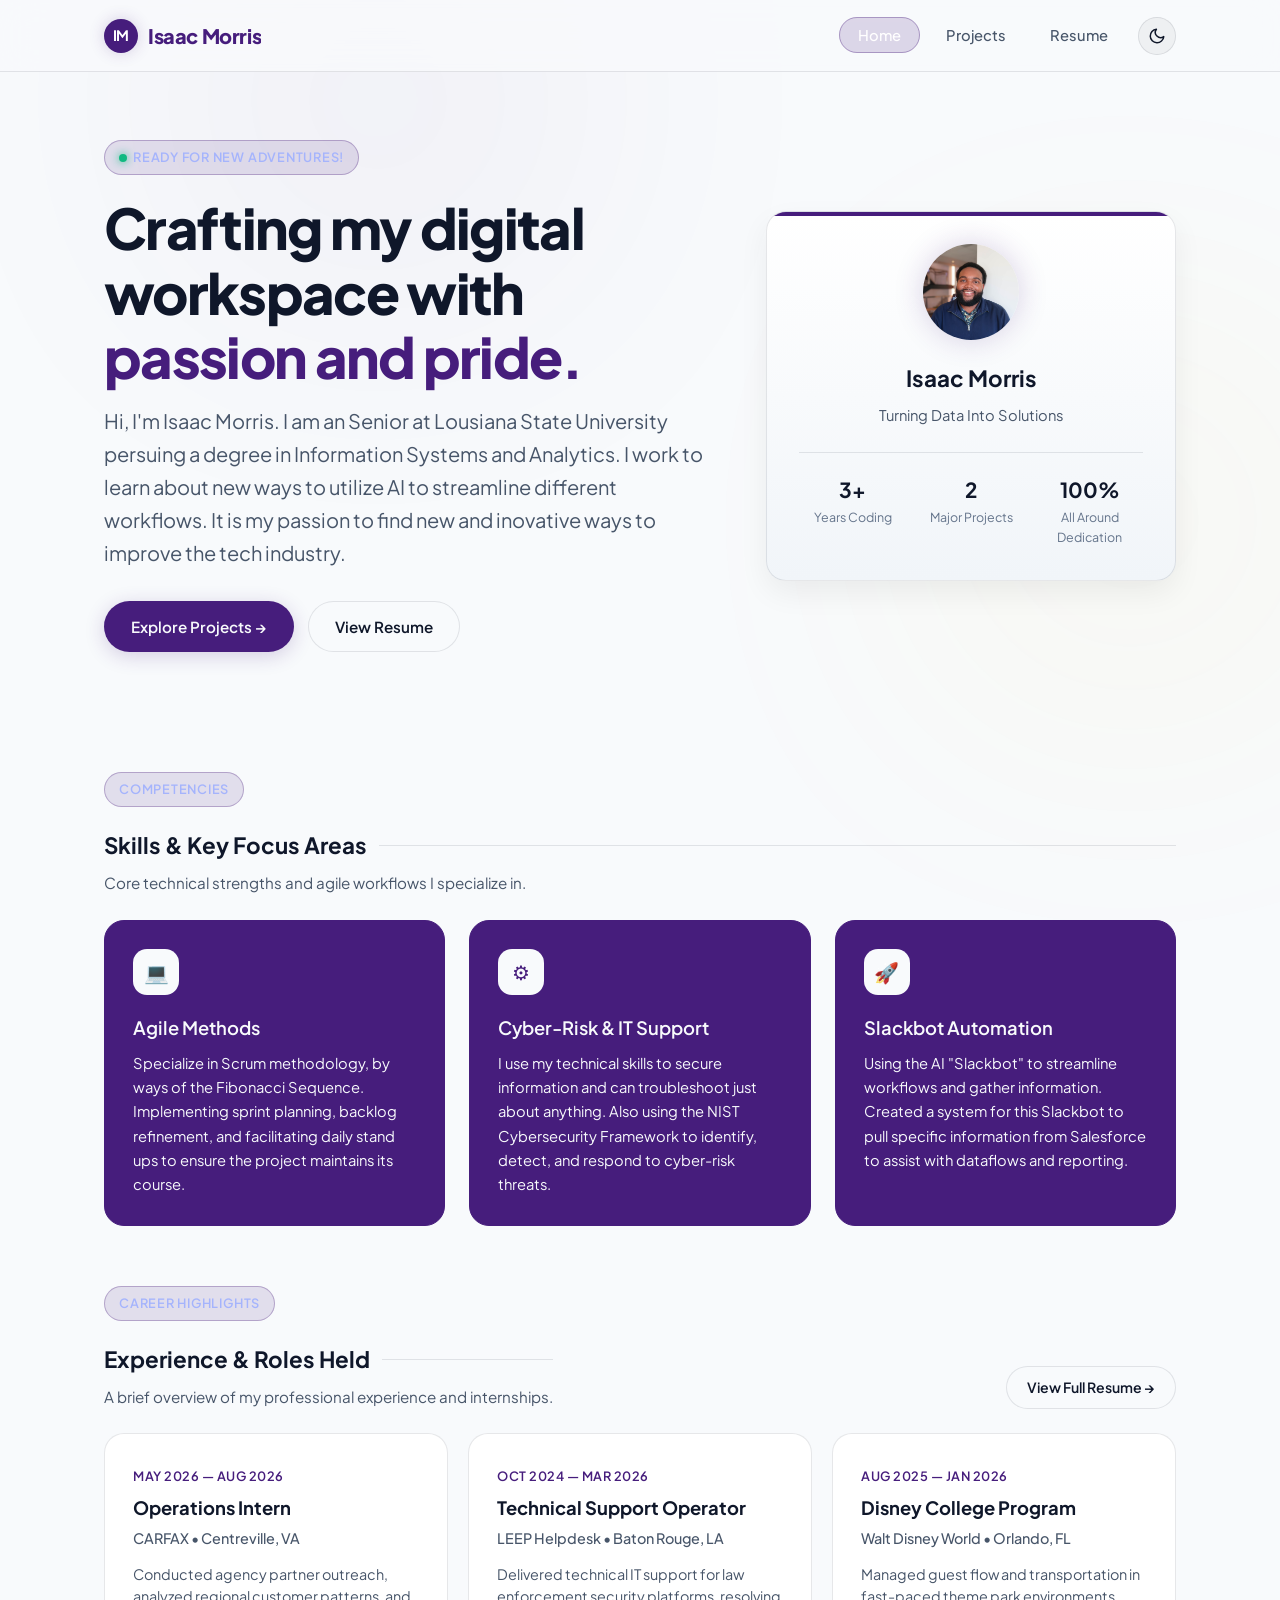
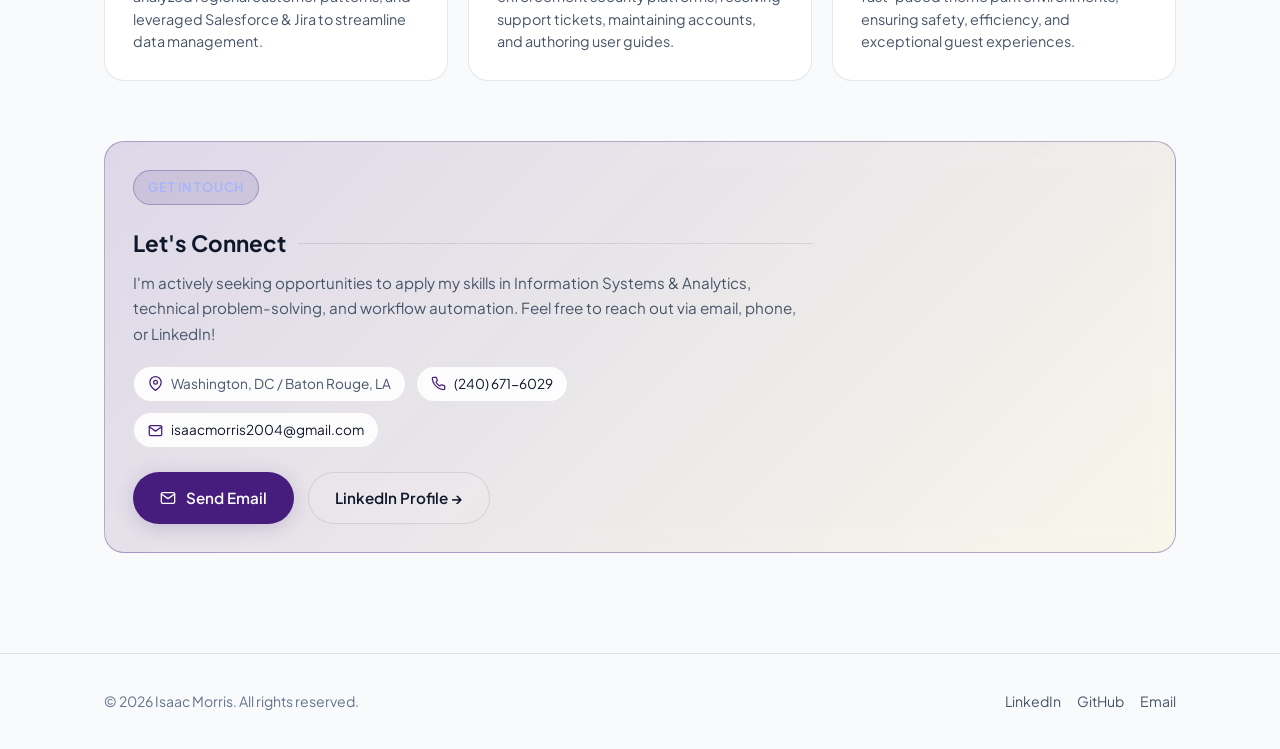
<file: index.html>
<!DOCTYPE html>
<html lang="en">

<head>
  <meta charset="UTF-8">
  <meta name="viewport" content="width=device-width, initial-scale=1.0">
  <title>Isaac Morris | Personal Website</title>
  <meta name="description"
    content="Personal portfolio and website of Isaac Morris - Developer, creator, and problem solver.">
  <link rel="stylesheet" href="styles.css">
  <script src="theme.js"></script>
</head>

<body>

  <!-- Site Header Navigation -->
  <header class="site-header">
    <div class="container">
      <a href="index.html" class="brand-logo" id="brand-link">
        <div class="brand-avatar">IM</div>
        <span>Isaac Morris</span>
      </a>
      <div class="nav-wrapper">
        <nav aria-label="Main Navigation">
          <ul class="nav-links">
            <li><a href="index.html" class="nav-link active" id="nav-home">Home</a></li>
            <li><a href="project.html" class="nav-link" id="nav-projects">Projects</a></li>
            <li><a href="resume.html" class="nav-link" id="nav-resume">Resume</a></li>
          </ul>
        </nav>
        <button id="theme-toggle" class="theme-toggle-btn" aria-label="Switch to light mode"
          title="Toggle dark/light mode">
          <svg class="icon-sun" width="18" height="18" viewBox="0 0 24 24" fill="none" stroke="currentColor"
            stroke-width="2" stroke-linecap="round" stroke-linejoin="round">
            <circle cx="12" cy="12" r="5"></circle>
            <line x1="12" y1="1" x2="12" y2="3"></line>
            <line x1="12" y1="21" x2="12" y2="23"></line>
            <line x1="4.22" y1="4.22" x2="5.64" y2="5.64"></line>
            <line x1="18.36" y1="18.36" x2="19.78" y2="19.78"></line>
            <line x1="1" y1="12" x2="3" y2="12"></line>
            <line x1="21" y1="12" x2="23" y2="12"></line>
            <line x1="4.22" y1="19.78" x2="5.64" y2="18.36"></line>
            <line x1="18.36" y1="5.64" x2="19.78" y2="4.22"></line>
          </svg>
          <svg class="icon-moon" width="18" height="18" viewBox="0 0 24 24" fill="none" stroke="currentColor"
            stroke-width="2" stroke-linecap="round" stroke-linejoin="round">
            <path d="M21 12.79A9 9 0 1 1 11.21 3 7 7 0 0 0 21 12.79z"></path>
          </svg>
        </button>
      </div>
    </div>
  </header>

  <!-- Main Content -->
  <main class="main-content">
    <div class="container">

      <!-- Hero Section -->
      <section class="hero-section" id="hero">
        <div class="hero-grid">
          <div class="hero-text-content">
            <div class="badge">
              <span class="badge-dot"></span>
              Ready for New Adventures!
            </div>
            <h1 class="page-title">
              Crafting my digital workspace with <span class="gradient-text">passion and pride.</span>
            </h1>
            <p class="lead-text">
              Hi, I'm Isaac Morris. I am an Senior at Lousiana State University persuing a degree in Information Systems
              and Analytics.

              I work to learn about new ways to utilize AI to streamline different workflows. It is my
              passion to find new and inovative ways to improve the tech industry.

            </p>
            <div class="btn-group">
              <a href="project.html" class="btn btn-primary" id="hero-btn-projects">Explore Projects &rarr;</a>
              <a href="resume.html" class="btn btn-secondary" id="hero-btn-resume">View Resume</a>
            </div>
          </div>

          <!-- Hero Profile Card Preview -->
          <div class="hero-card-preview">
            <div class="profile-card">
              <img src="profile.JPG" alt="Isaac Morris" class="profile-avatar-large"
                style="object-fit: cover; padding: 0; background: none;">
              <h2 class="profile-name">Isaac Morris</h2>
              <p class="profile-role">Turning Data Into Solutions</p>
              <div class="stats-grid">
                <div class="stat-item">
                  <h4>3+</h4>
                  <p>Years Coding</p>
                </div>
                <div class="stat-item">
                  <h4>2</h4>
                  <p>Major Projects</p>
                </div>
                <div class="stat-item">
                  <h4>100%</h4>
                  <p>All Around Dedication</p>
                </div>
              </div>
            </div>
          </div>
        </div>
      </section>

      <!-- Key Focus Areas / Highlights -->
      <section class="features-section" id="focus-areas">
        <div style="margin-bottom: 24px;">
          <div class="badge">Competencies</div>
          <h2 class="section-heading" style="margin-bottom: 6px;">Skills &amp; Key Focus Areas</h2>
          <p style="color: var(--text-secondary); font-size: 0.95rem;">Core technical strengths and agile workflows I specialize in.</p>
        </div>
        <div class="features-grid">
          <article class="card">
            <div class="feature-icon">&#128187;</div>
            <h3 class="feature-title">Agile Methods</h3>
            <p class="feature-desc">
              Specialize in Scrum methodology, by ways of the Fibonacci Sequence. Implementing sprint planning, backlog
              refinement, and facilitating daily stand ups to ensure the project maintains its course.
            </p>
          </article>

          <article class="card">
            <div class="feature-icon">&#9881;</div>
            <h3 class="feature-title">Cyber-Risk &amp; IT Support</h3>
            <p class="feature-desc">
              I use my technical skills to secure information and can troubleshoot just about anything.
              Also using the NIST Cybersecurity Framework to identify, detect, and respond to cyber-risk threats.
            </p>
          </article>

          <article class="card">
            <div class="feature-icon">&#128640;</div>
            <h3 class="feature-title">Slackbot Automation</h3>
            <p class="feature-desc">
              Using the AI "Slackbot" to streamline workflows and gather information. Created a system for
              this Slackbot to pull specific information from Salesforce to assist with dataflows and reporting.
            </p>
          </article>
        </div>
      </section>

      <!-- Experience Snapshot (Jobs Held) -->
      <section class="resume-section" id="experience" style="margin-top: 60px;">
        <div style="display: flex; justify-content: space-between; align-items: flex-end; flex-wrap: wrap; gap: 16px; margin-bottom: 24px;">
          <div>
            <div class="badge">Career Highlights</div>
            <h2 class="section-heading" style="margin-bottom: 6px;">Experience &amp; Roles Held</h2>
            <p style="color: var(--text-secondary); font-size: 0.95rem;">A brief overview of my professional experience and internships.</p>
          </div>
          <a href="resume.html#experience" class="btn btn-secondary btn-sm" id="btn-view-all-experience">
            View Full Resume &rarr;
          </a>
        </div>

        <div class="skills-grid">
          <article class="card" style="display: flex; flex-direction: column; justify-content: space-between;">
            <div>
              <span style="display: inline-block; font-size: 0.8rem; font-weight: 600; color: var(--accent-primary); margin-bottom: 6px; text-transform: uppercase; letter-spacing: 0.04em;">May 2026 &mdash; Aug 2026</span>
              <h3 style="font-size: 1.15rem; font-weight: 700; margin-bottom: 4px;">Operations Intern</h3>
              <div style="font-size: 0.9rem; color: var(--text-secondary); margin-bottom: 12px; font-weight: 500;">CARFAX &bull; Centreville, VA</div>
              <p style="font-size: 0.9rem; color: var(--text-secondary); line-height: 1.55;">
                Conducted agency partner outreach, analyzed regional customer patterns, and leveraged Salesforce &amp; Jira to streamline data management.
              </p>
            </div>
          </article>

          <article class="card" style="display: flex; flex-direction: column; justify-content: space-between;">
            <div>
              <span style="display: inline-block; font-size: 0.8rem; font-weight: 600; color: var(--accent-primary); margin-bottom: 6px; text-transform: uppercase; letter-spacing: 0.04em;">Oct 2024 &mdash; Mar 2026</span>
              <h3 style="font-size: 1.15rem; font-weight: 700; margin-bottom: 4px;">Technical Support Operator</h3>
              <div style="font-size: 0.9rem; color: var(--text-secondary); margin-bottom: 12px; font-weight: 500;">LEEP Helpdesk &bull; Baton Rouge, LA</div>
              <p style="font-size: 0.9rem; color: var(--text-secondary); line-height: 1.55;">
                Delivered technical IT support for law enforcement security platforms, resolving support tickets, maintaining accounts, and authoring user guides.
              </p>
            </div>
          </article>

          <article class="card" style="display: flex; flex-direction: column; justify-content: space-between;">
            <div>
              <span style="display: inline-block; font-size: 0.8rem; font-weight: 600; color: var(--accent-primary); margin-bottom: 6px; text-transform: uppercase; letter-spacing: 0.04em;">Aug 2025 &mdash; Jan 2026</span>
              <h3 style="font-size: 1.15rem; font-weight: 700; margin-bottom: 4px;">Disney College Program</h3>
              <div style="font-size: 0.9rem; color: var(--text-secondary); margin-bottom: 12px; font-weight: 500;">Walt Disney World &bull; Orlando, FL</div>
              <p style="font-size: 0.9rem; color: var(--text-secondary); line-height: 1.55;">
                Managed guest flow and transportation in fast-paced theme park environments, ensuring safety, efficiency, and exceptional guest experiences.
              </p>
            </div>
          </article>
        </div>
      </section>

      <!-- Contact Section -->
      <section class="resume-section" id="contact" style="margin-top: 60px; margin-bottom: 20px;">
        <div class="card" style="background: linear-gradient(135deg, rgba(70, 29, 124, 0.15) 0%, rgba(253, 208, 35, 0.08) 100%); border-color: rgba(70, 29, 124, 0.35);">
          <div style="max-width: 680px;">
            <div class="badge">Get in Touch</div>
            <h2 class="section-heading" style="margin-bottom: 8px;">Let's Connect</h2>
            <p style="color: var(--text-secondary); font-size: 0.95rem; margin-bottom: 20px;">
              I'm actively seeking opportunities to apply my skills in Information Systems &amp; Analytics, technical problem-solving, and workflow automation. Feel free to reach out via email, phone, or LinkedIn!
            </p>

            <div class="contact-pill-list" style="margin-bottom: 24px;">
              <div class="contact-pill">
                <svg width="15" height="15" viewBox="0 0 24 24" fill="none" stroke="currentColor" stroke-width="2" stroke-linecap="round" stroke-linejoin="round">
                  <path d="M21 10c0 7-9 13-9 13s-9-6-9-13a9 9 0 0 1 18 0z"></path>
                  <circle cx="12" cy="10" r="3"></circle>
                </svg>
                <span>Washington, DC / Baton Rouge, LA</span>
              </div>

              <div class="contact-pill">
                <svg width="15" height="15" viewBox="0 0 24 24" fill="none" stroke="currentColor" stroke-width="2" stroke-linecap="round" stroke-linejoin="round">
                  <path d="M22 16.92v3a2 2 0 0 1-2.18 2 19.79 19.79 0 0 1-8.63-3.07 19.5 19.5 0 0 1-6-6 19.79 19.79 0 0 1-3.07-8.67A2 2 0 0 1 4.11 2h3a2 2 0 0 1 2 1.72 12.84 12.84 0 0 0 .7 2.81 2 2 0 0 1-.45 2.11L8.09 9.91a16 16 0 0 0 6 6l1.27-1.27a2 2 0 0 1 2.11-.45 12.84 12.84 0 0 0 2.81.7A2 2 0 0 1 22 16.92z"></path>
                </svg>
                <a href="tel:2406716029">(240) 671-6029</a>
              </div>

              <div class="contact-pill">
                <svg width="15" height="15" viewBox="0 0 24 24" fill="none" stroke="currentColor" stroke-width="2" stroke-linecap="round" stroke-linejoin="round">
                  <path d="M4 4h16c1.1 0 2 .9 2 2v12c0 1.1-.9 2-2 2H4c-1.1 0-2-.9-2-2V6c0-1.1.9-2 2-2z"></path>
                  <polyline points="22,6 12,13 2,6"></polyline>
                </svg>
                <a href="mailto:isaacmorris2004@gmail.com">isaacmorris2004@gmail.com</a>
              </div>
            </div>

            <div class="btn-group">
              <a href="mailto:isaacmorris2004@gmail.com" class="btn btn-primary" id="btn-email-me">
                <svg width="16" height="16" viewBox="0 0 24 24" fill="none" stroke="currentColor" stroke-width="2" stroke-linecap="round" stroke-linejoin="round">
                  <path d="M4 4h16c1.1 0 2 .9 2 2v12c0 1.1-.9 2-2 2H4c-1.1 0-2-.9-2-2V6c0-1.1.9-2 2-2z"></path>
                  <polyline points="22,6 12,13 2,6"></polyline>
                </svg>
                Send Email
              </a>
              <a href="https://www.linkedin.com/in/isaac-morris-839309318" target="_blank" rel="noopener noreferrer" class="btn btn-secondary" id="btn-contact-linkedin">
                LinkedIn Profile &rarr;
              </a>
            </div>
          </div>
        </div>
      </section>

    </div>
  </main>

  <!-- Site Footer -->
  <footer class="site-footer">
    <div class="container footer-content">
      <p class="footer-text">&copy; 2026 Isaac Morris. All rights reserved.</p>
      <div class="footer-socials">
        <a href="https://www.linkedin.com/in/isaac-morris-839309318" target="_blank" rel="noopener noreferrer"
          class="social-link">LinkedIn</a>
        <a href="https://github.com/IM1904" target="_blank" rel="noopener noreferrer" class="social-link">GitHub</a>
        <a href="mailto:isaacmorris2004@gmail.com" class="social-link">Email</a>
      </div>
    </div>
  </footer>

</body>

</html>
</file>
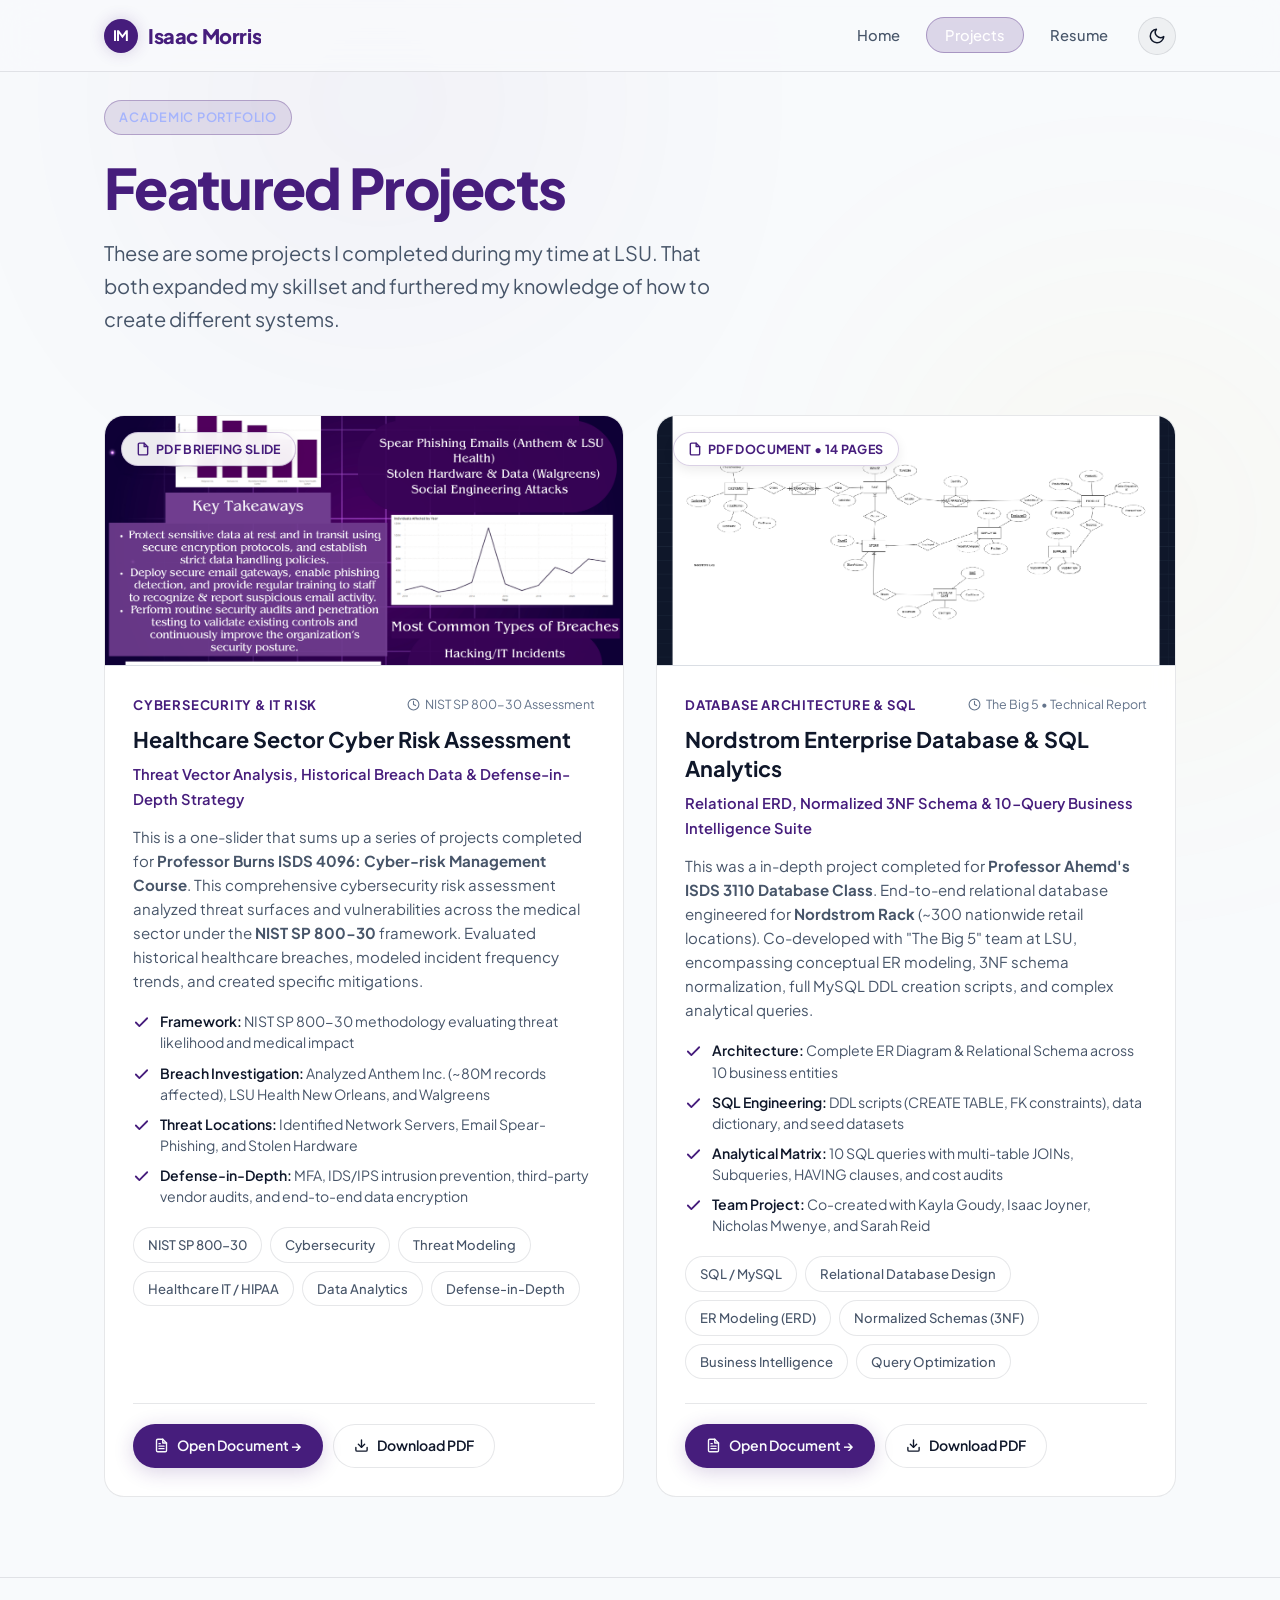
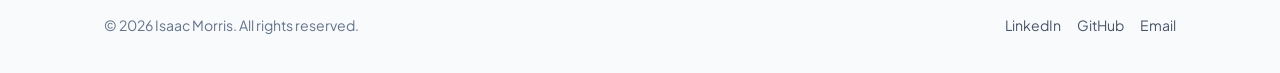
<file: project.html>
<!DOCTYPE html>
<html lang="en">

<head>
  <meta charset="UTF-8">
  <meta name="viewport" content="width=device-width, initial-scale=1.0">
  <title>Isaac Morris | Projects</title>
  <meta name="description"
    content="Portfolio of selected projects, web applications, and software tools built by Isaac Morris.">
  <link rel="stylesheet" href="styles.css">
  <script src="theme.js"></script>
</head>

<body>

  <!-- Site Header Navigation -->
  <header class="site-header">
    <div class="container">
      <a href="index.html" class="brand-logo" id="brand-link">
        <div class="brand-avatar">IM</div>
        <span>Isaac Morris</span>
      </a>
      <div class="nav-wrapper">
        <nav aria-label="Main Navigation">
          <ul class="nav-links">
            <li><a href="index.html" class="nav-link" id="nav-home">Home</a></li>
            <li><a href="project.html" class="nav-link active" id="nav-projects">Projects</a></li>
            <li><a href="resume.html" class="nav-link" id="nav-resume">Resume</a></li>
          </ul>
        </nav>
        <button id="theme-toggle" class="theme-toggle-btn" aria-label="Switch to light mode"
          title="Toggle dark/light mode">
          <svg class="icon-sun" width="18" height="18" viewBox="0 0 24 24" fill="none" stroke="currentColor"
            stroke-width="2" stroke-linecap="round" stroke-linejoin="round">
            <circle cx="12" cy="12" r="5"></circle>
            <line x1="12" y1="1" x2="12" y2="3"></line>
            <line x1="12" y1="21" x2="12" y2="23"></line>
            <line x1="4.22" y1="4.22" x2="5.64" y2="5.64"></line>
            <line x1="18.36" y1="18.36" x2="19.78" y2="19.78"></line>
            <line x1="1" y1="12" x2="3" y2="12"></line>
            <line x1="21" y1="12" x2="23" y2="12"></line>
            <line x1="4.22" y1="19.78" x2="5.64" y2="18.36"></line>
            <line x1="18.36" y1="5.64" x2="19.78" y2="4.22"></line>
          </svg>
          <svg class="icon-moon" width="18" height="18" viewBox="0 0 24 24" fill="none" stroke="currentColor"
            stroke-width="2" stroke-linecap="round" stroke-linejoin="round">
            <path d="M21 12.79A9 9 0 1 1 11.21 3 7 7 0 0 0 21 12.79z"></path>
          </svg>
        </button>
      </div>
    </div>
  </header>

  <!-- Main Content -->
  <main class="main-content">
    <div class="container">

      <!-- Projects Page Header -->
      <section class="resume-header">
        <div>
          <div class="badge">Academic Portfolio</div>
          <h1 class="page-title"><span class="gradient-text">Featured Projects</span></h1>
          <p class="lead-text">
            These are some projects I completed during my time at LSU. That both expanded my skillset
            and furthered my knowledge of how to create different systems.
          </p>
        </div>
      </section>

      <!-- Projects Grid -->
      <section class="projects-grid" id="project-list">

        <!-- Project 1: Healthcare Cyber Risk Assessment -->
        <article class="card project-card project-card-clickable" id="card-healthcare" tabindex="0" role="link"
          data-doc-url="Healthcare_Sector_Risk_Assessment.pdf"
          aria-label="View Healthcare Sector Cyber Risk Assessment PDF Document">

          <div class="project-thumbnail" aria-label="Healthcare Sector Risk Assessment Slide Preview">
            <span class="project-badge-floating">
              <svg width="14" height="14" viewBox="0 0 24 24" fill="none" stroke="currentColor" stroke-width="2.4"
                stroke-linecap="round" stroke-linejoin="round">
                <path d="M14 2H6a2 2 0 0 0-2 2v16a2 2 0 0 0 2 2h12a2 2 0 0 0 2-2V8z"></path>
                <polyline points="14 2 14 8 20 8"></polyline>
              </svg>
              PDF Briefing Slide
            </span>
            <img src="docs/preview_healthcare.png"
              alt="Healthcare Sector Cyber Risk Assessment NIST SP 800-30 Slide Preview" class="project-thumbnail-img"
              loading="lazy">
            <div class="project-thumbnail-overlay">
              <span class="overlay-action-chip">
                <svg width="18" height="18" viewBox="0 0 24 24" fill="none" stroke="currentColor" stroke-width="2.2"
                  stroke-linecap="round" stroke-linejoin="round">
                  <path d="M18 13v6a2 2 0 0 1-2 2H5a2 2 0 0 1-2-2V8a2 2 0 0 1 2-2h6"></path>
                  <polyline points="15 3 21 3 21 9"></polyline>
                  <line x1="10" y1="14" x2="21" y2="3"></line>
                </svg>
                Click to Open Document &rarr;
              </span>
            </div>
          </div>

          <div class="project-body">
            <div class="project-header-meta">
              <span class="project-category">Cybersecurity &amp; IT Risk</span>
              <span class="project-format-tag">
                <svg width="13" height="13" viewBox="0 0 24 24" fill="none" stroke="currentColor" stroke-width="2"
                  stroke-linecap="round" stroke-linejoin="round">
                  <circle cx="12" cy="12" r="10"></circle>
                  <polyline points="12 6 12 12 16 14"></polyline>
                </svg>
                NIST SP 800-30 Assessment
              </span>
            </div>

            <h2 class="project-title">
              <a href="Healthcare_Sector_Risk_Assessment.pdf" target="_blank" onclick="event.stopPropagation()">
                Healthcare Sector Cyber Risk Assessment
              </a>
            </h2>
            <div class="project-subtitle">Threat Vector Analysis, Historical Breach Data &amp; Defense-in-Depth Strategy
            </div>

            <p class="project-desc">
              This is a one-slider that sums up a series of projects completed for <strong>Professor Burns ISDS
                4096: Cyber-risk Management Course</strong>.
              This comprehensive cybersecurity risk assessment analyzed threat surfaces and vulnerabilities across the
              medical sector under the
              <strong>NIST SP 800-30</strong> framework. Evaluated historical healthcare breaches, modeled incident
              frequency trends, and created specific mitigations.
            </p>

            <ul class="project-highlights">
              <li class="project-highlight-item">
                <svg class="project-highlight-icon" viewBox="0 0 24 24" fill="none" stroke="currentColor"
                  stroke-width="2.5" stroke-linecap="round" stroke-linejoin="round">
                  <polyline points="20 6 9 17 4 12"></polyline>
                </svg>
                <span class="project-highlight-text"><strong>Framework:</strong> NIST SP 800-30 methodology evaluating
                  threat likelihood and medical impact</span>
              </li>
              <li class="project-highlight-item">
                <svg class="project-highlight-icon" viewBox="0 0 24 24" fill="none" stroke="currentColor"
                  stroke-width="2.5" stroke-linecap="round" stroke-linejoin="round">
                  <polyline points="20 6 9 17 4 12"></polyline>
                </svg>
                <span class="project-highlight-text"><strong>Breach Investigation:</strong> Analyzed Anthem Inc. (~80M
                  records affected), LSU Health New Orleans, and Walgreens</span>
              </li>
              <li class="project-highlight-item">
                <svg class="project-highlight-icon" viewBox="0 0 24 24" fill="none" stroke="currentColor"
                  stroke-width="2.5" stroke-linecap="round" stroke-linejoin="round">
                  <polyline points="20 6 9 17 4 12"></polyline>
                </svg>
                <span class="project-highlight-text"><strong>Threat Locations:</strong> Identified Network Servers,
                  Email Spear-Phishing, and Stolen Hardware</span>
              </li>
              <li class="project-highlight-item">
                <svg class="project-highlight-icon" viewBox="0 0 24 24" fill="none" stroke="currentColor"
                  stroke-width="2.5" stroke-linecap="round" stroke-linejoin="round">
                  <polyline points="20 6 9 17 4 12"></polyline>
                </svg>
                <span class="project-highlight-text"><strong>Defense-in-Depth:</strong> MFA, IDS/IPS intrusion
                  prevention, third-party vendor audits, and end-to-end data encryption</span>
              </li>
            </ul>

            <div class="tag-list" style="margin-bottom: 24px;">
              <span class="tag">NIST SP 800-30</span>
              <span class="tag">Cybersecurity</span>
              <span class="tag">Threat Modeling</span>
              <span class="tag">Healthcare IT / HIPAA</span>
              <span class="tag">Data Analytics</span>
              <span class="tag">Defense-in-Depth</span>
            </div>

            <div class="project-footer">
              <div class="btn-group">
                <a href="Healthcare_Sector_Risk_Assessment.pdf" target="_blank" class="btn btn-primary btn-sm"
                  id="btn-view-healthcare" aria-label="Open Healthcare Sector Risk Assessment PDF in new tab"
                  onclick="event.stopPropagation()">
                  <svg width="15" height="15" viewBox="0 0 24 24" fill="none" stroke="currentColor" stroke-width="2.2"
                    stroke-linecap="round" stroke-linejoin="round">
                    <path d="M14 2H6a2 2 0 0 0-2 2v16a2 2 0 0 0 2 2h12a2 2 0 0 0 2-2V8z"></path>
                    <polyline points="14 2 14 8 20 8"></polyline>
                    <line x1="16" y1="13" x2="8" y2="13"></line>
                    <line x1="16" y1="17" x2="8" y2="17"></line>
                    <polyline points="10 9 9 9 8 9"></polyline>
                  </svg>
                  Open Document &rarr;
                </a>
                <a href="Healthcare_Sector_Risk_Assessment.pdf" download="Healthcare_Sector_Risk_Assessment.pdf"
                  class="btn btn-secondary btn-sm" id="btn-download-healthcare"
                  aria-label="Download Healthcare Sector Risk Assessment PDF" onclick="event.stopPropagation()">
                  <svg width="15" height="15" viewBox="0 0 24 24" fill="none" stroke="currentColor" stroke-width="2.2"
                    stroke-linecap="round" stroke-linejoin="round">
                    <path d="M21 15v4a2 2 0 0 1-2 2H5a2 2 0 0 1-2-2v-4"></path>
                    <polyline points="7 10 12 15 17 10"></polyline>
                    <line x1="12" y1="15" x2="12" y2="3"></line>
                  </svg>
                  Download PDF
                </a>
              </div>
            </div>
          </div>
        </article>

        <!-- Project 2: Nordstrom Enterprise Database & SQL -->
        <article class="card project-card project-card-clickable" id="card-nordstrom" tabindex="0" role="link"
          data-doc-url="TheBig5_Nordstrom_Database_Design.pdf"
          aria-label="View Nordstrom Enterprise Database and SQL Analytics 14-Page Technical Report PDF">

          <div class="project-thumbnail" aria-label="Nordstrom Enterprise Database ER Diagram and Architecture Preview">
            <span class="project-badge-floating">
              <svg width="14" height="14" viewBox="0 0 24 24" fill="none" stroke="currentColor" stroke-width="2.4"
                stroke-linecap="round" stroke-linejoin="round">
                <path d="M14 2H6a2 2 0 0 0-2 2v16a2 2 0 0 0 2 2h12a2 2 0 0 0 2-2V8z"></path>
                <polyline points="14 2 14 8 20 8"></polyline>
              </svg>
              PDF Document &bull; 14 Pages
            </span>
            <img src="docs/preview_nordstrom.png" alt="Nordstrom Rack ER Diagram and Relational Database Schema"
              class="project-thumbnail-img" loading="lazy">
            <div class="project-thumbnail-overlay">
              <span class="overlay-action-chip">
                <svg width="18" height="18" viewBox="0 0 24 24" fill="none" stroke="currentColor" stroke-width="2.2"
                  stroke-linecap="round" stroke-linejoin="round">
                  <path d="M18 13v6a2 2 0 0 1-2 2H5a2 2 0 0 1-2-2V8a2 2 0 0 1 2-2h6"></path>
                  <polyline points="15 3 21 3 21 9"></polyline>
                  <line x1="10" y1="14" x2="21" y2="3"></line>
                </svg>
                Click to Open Document &rarr;
              </span>
            </div>
          </div>

          <div class="project-body">
            <div class="project-header-meta">
              <span class="project-category">Database Architecture &amp; SQL</span>
              <span class="project-format-tag">
                <svg width="13" height="13" viewBox="0 0 24 24" fill="none" stroke="currentColor" stroke-width="2"
                  stroke-linecap="round" stroke-linejoin="round">
                  <circle cx="12" cy="12" r="10"></circle>
                  <polyline points="12 6 12 12 16 14"></polyline>
                </svg>
                The Big 5 &bull; Technical Report
              </span>
            </div>

            <h2 class="project-title">
              <a href="TheBig5_Nordstrom_Database_Design.pdf" target="_blank" onclick="event.stopPropagation()">
                Nordstrom Enterprise Database &amp; SQL Analytics
              </a>
            </h2>
            <div class="project-subtitle">Relational ERD, Normalized 3NF Schema &amp; 10-Query Business Intelligence
              Suite</div>

            <p class="project-desc">
              This was a in-depth project completed for <strong>Professor Ahemd's ISDS 3110 Database Class</strong>.

              End-to-end relational database engineered for <strong>Nordstrom Rack</strong> (~300 nationwide retail
              locations).
              Co-developed with "The Big 5" team at LSU, encompassing conceptual ER modeling, 3NF schema normalization,
              full MySQL DDL creation scripts, and complex analytical queries.
            </p>

            <ul class="project-highlights">
              <li class="project-highlight-item">
                <svg class="project-highlight-icon" viewBox="0 0 24 24" fill="none" stroke="currentColor"
                  stroke-width="2.5" stroke-linecap="round" stroke-linejoin="round">
                  <polyline points="20 6 9 17 4 12"></polyline>
                </svg>
                <span class="project-highlight-text"><strong>Architecture:</strong> Complete ER Diagram &amp; Relational
                  Schema across 10 business entities</span>
              </li>
              <li class="project-highlight-item">
                <svg class="project-highlight-icon" viewBox="0 0 24 24" fill="none" stroke="currentColor"
                  stroke-width="2.5" stroke-linecap="round" stroke-linejoin="round">
                  <polyline points="20 6 9 17 4 12"></polyline>
                </svg>
                <span class="project-highlight-text"><strong>SQL Engineering:</strong> DDL scripts (CREATE TABLE, FK
                  constraints), data dictionary, and seed datasets</span>
              </li>
              <li class="project-highlight-item">
                <svg class="project-highlight-icon" viewBox="0 0 24 24" fill="none" stroke="currentColor"
                  stroke-width="2.5" stroke-linecap="round" stroke-linejoin="round">
                  <polyline points="20 6 9 17 4 12"></polyline>
                </svg>
                <span class="project-highlight-text"><strong>Analytical Matrix:</strong> 10 SQL queries with multi-table
                  JOINs, Subqueries, HAVING clauses, and cost audits</span>
              </li>
              <li class="project-highlight-item">
                <svg class="project-highlight-icon" viewBox="0 0 24 24" fill="none" stroke="currentColor"
                  stroke-width="2.5" stroke-linecap="round" stroke-linejoin="round">
                  <polyline points="20 6 9 17 4 12"></polyline>
                </svg>
                <span class="project-highlight-text"><strong>Team Project:</strong> Co-created with Kayla Goudy, Isaac
                  Joyner, Nicholas Mwenye, and Sarah Reid</span>
              </li>
            </ul>

            <div class="tag-list" style="margin-bottom: 24px;">
              <span class="tag">SQL / MySQL</span>
              <span class="tag">Relational Database Design</span>
              <span class="tag">ER Modeling (ERD)</span>
              <span class="tag">Normalized Schemas (3NF)</span>
              <span class="tag">Business Intelligence</span>
              <span class="tag">Query Optimization</span>
            </div>

            <div class="project-footer">
              <div class="btn-group">
                <a href="TheBig5_Nordstrom_Database_Design.pdf" target="_blank" class="btn btn-primary btn-sm"
                  id="btn-view-nordstrom" aria-label="Open Nordstrom Database Design 14-Page PDF in new tab"
                  onclick="event.stopPropagation()">
                  <svg width="15" height="15" viewBox="0 0 24 24" fill="none" stroke="currentColor" stroke-width="2.2"
                    stroke-linecap="round" stroke-linejoin="round">
                    <path d="M14 2H6a2 2 0 0 0-2 2v16a2 2 0 0 0 2 2h12a2 2 0 0 0 2-2V8z"></path>
                    <polyline points="14 2 14 8 20 8"></polyline>
                    <line x1="16" y1="13" x2="8" y2="13"></line>
                    <line x1="16" y1="17" x2="8" y2="17"></line>
                    <polyline points="10 9 9 9 8 9"></polyline>
                  </svg>
                  Open Document &rarr;
                </a>
                <a href="TheBig5_Nordstrom_Database_Design.pdf" download="TheBig5_Nordstrom_Database_Design.pdf"
                  class="btn btn-secondary btn-sm" id="btn-download-nordstrom"
                  aria-label="Download Nordstrom Database Design PDF" onclick="event.stopPropagation()">
                  <svg width="15" height="15" viewBox="0 0 24 24" fill="none" stroke="currentColor" stroke-width="2.2"
                    stroke-linecap="round" stroke-linejoin="round">
                    <path d="M21 15v4a2 2 0 0 1-2 2H5a2 2 0 0 1-2-2v-4"></path>
                    <polyline points="7 10 12 15 17 10"></polyline>
                    <line x1="12" y1="15" x2="12" y2="3"></line>
                  </svg>
                  Download PDF
                </a>
              </div>
            </div>
          </div>
        </article>

      </section>

    </div>
  </main>

  <!-- Site Footer -->
  <footer class="site-footer">
    <div class="container footer-content">
      <p class="footer-text">&copy; 2026 Isaac Morris. All rights reserved.</p>
      <div class="footer-socials">
        <a href="https://www.linkedin.com/in/isaac-morris-839309318" target="_blank" rel="noopener noreferrer"
          class="social-link">LinkedIn</a>
        <a href="https://github.com/IM1904" target="_blank" rel="noopener noreferrer" class="social-link">GitHub</a>
        <a href="mailto:isaacmorris2004@gmail.com" class="social-link">Email</a>
      </div>
    </div>
  </footer>

  <!-- Interactive Card Navigation Script -->
  <script>
    document.querySelectorAll('.project-card-clickable').forEach(card => {
      // Click handler for entire card
      card.addEventListener('click', (e) => {
        // If the user clicked directly on or inside an anchor or button, let that element handle it
        if (e.target.closest('a') || e.target.closest('button')) {
          return;
        }
        const docUrl = card.getAttribute('data-doc-url');
        if (docUrl) {
          window.open(docUrl, '_blank');
        }
      });

      // Accessible keyboard support: Enter or Space activates the card
      card.addEventListener('keydown', (e) => {
        if (e.key === 'Enter' || e.key === ' ') {
          if (e.target.closest('a') || e.target.closest('button')) {
            return;
          }
          e.preventDefault();
          const docUrl = card.getAttribute('data-doc-url');
          if (docUrl) {
            window.open(docUrl, '_blank');
          }
        }
      });
    });
  </script>

</body>

</html>
</file>
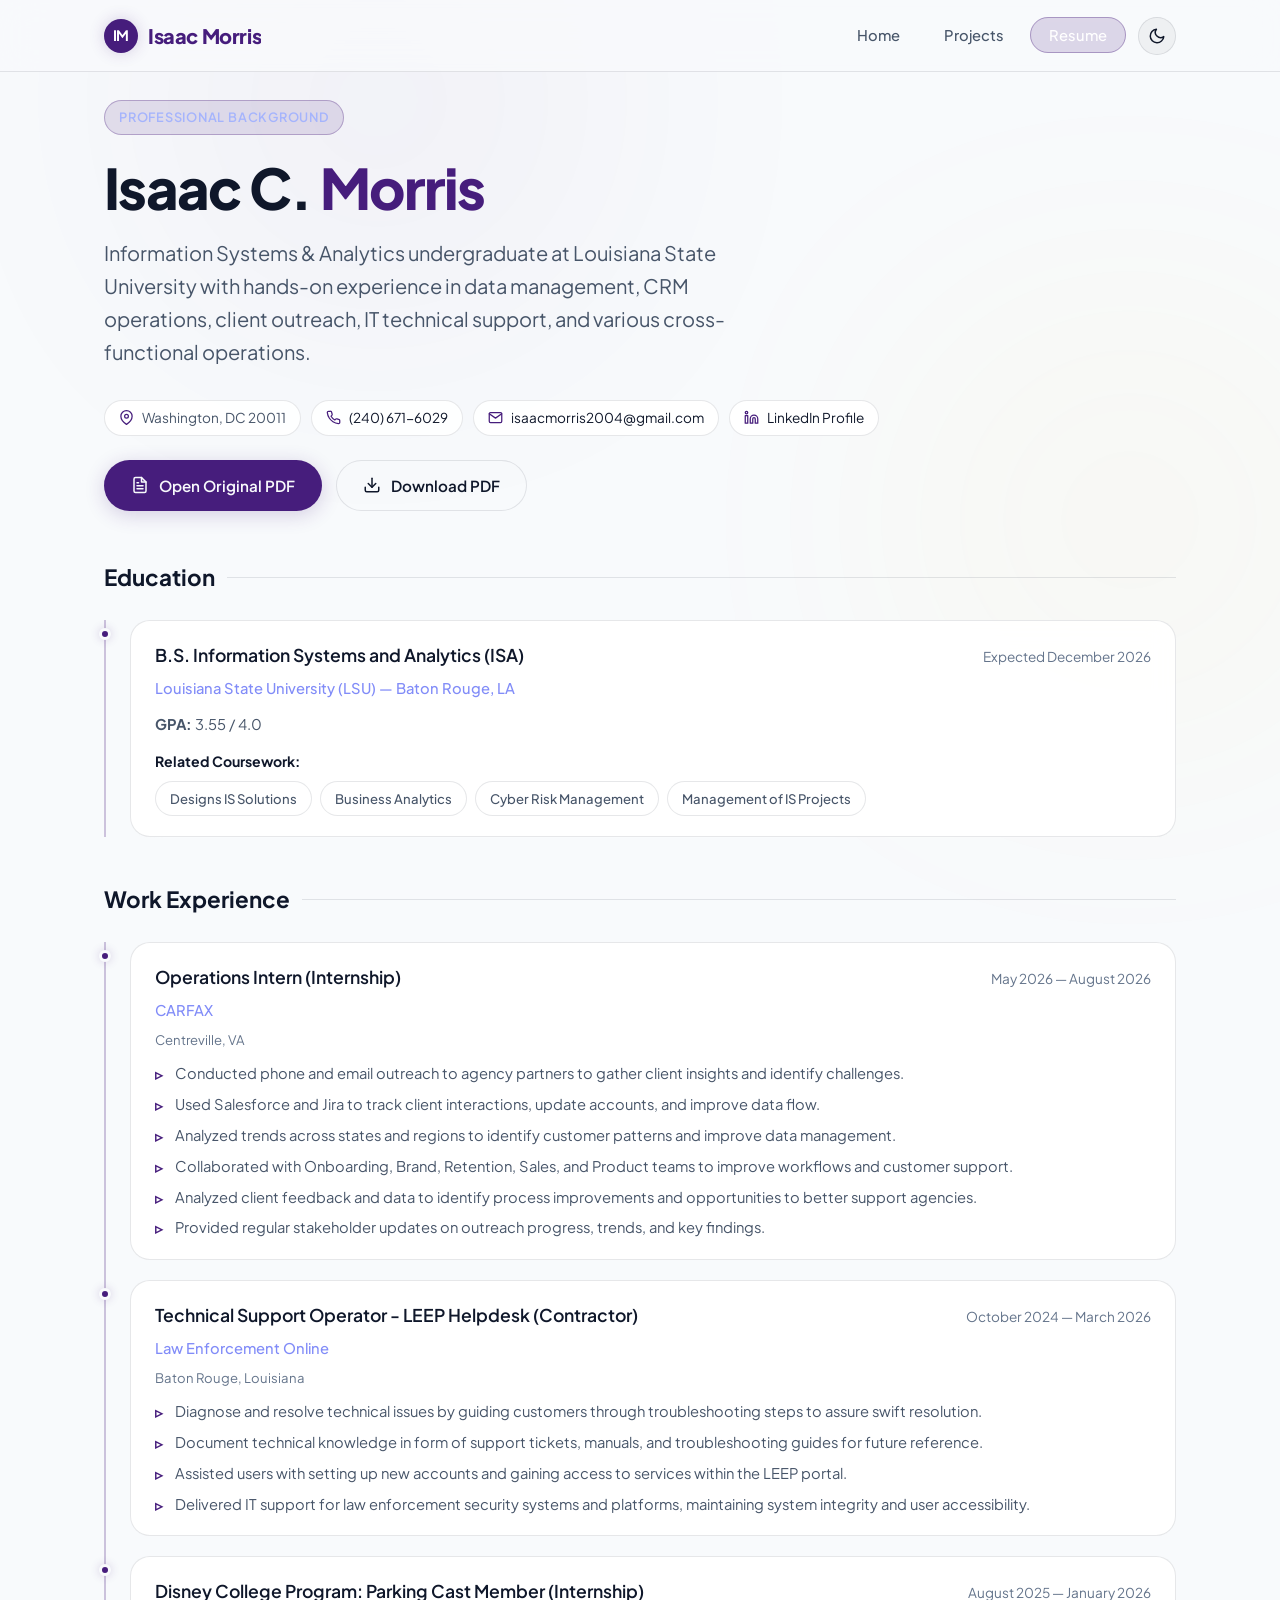
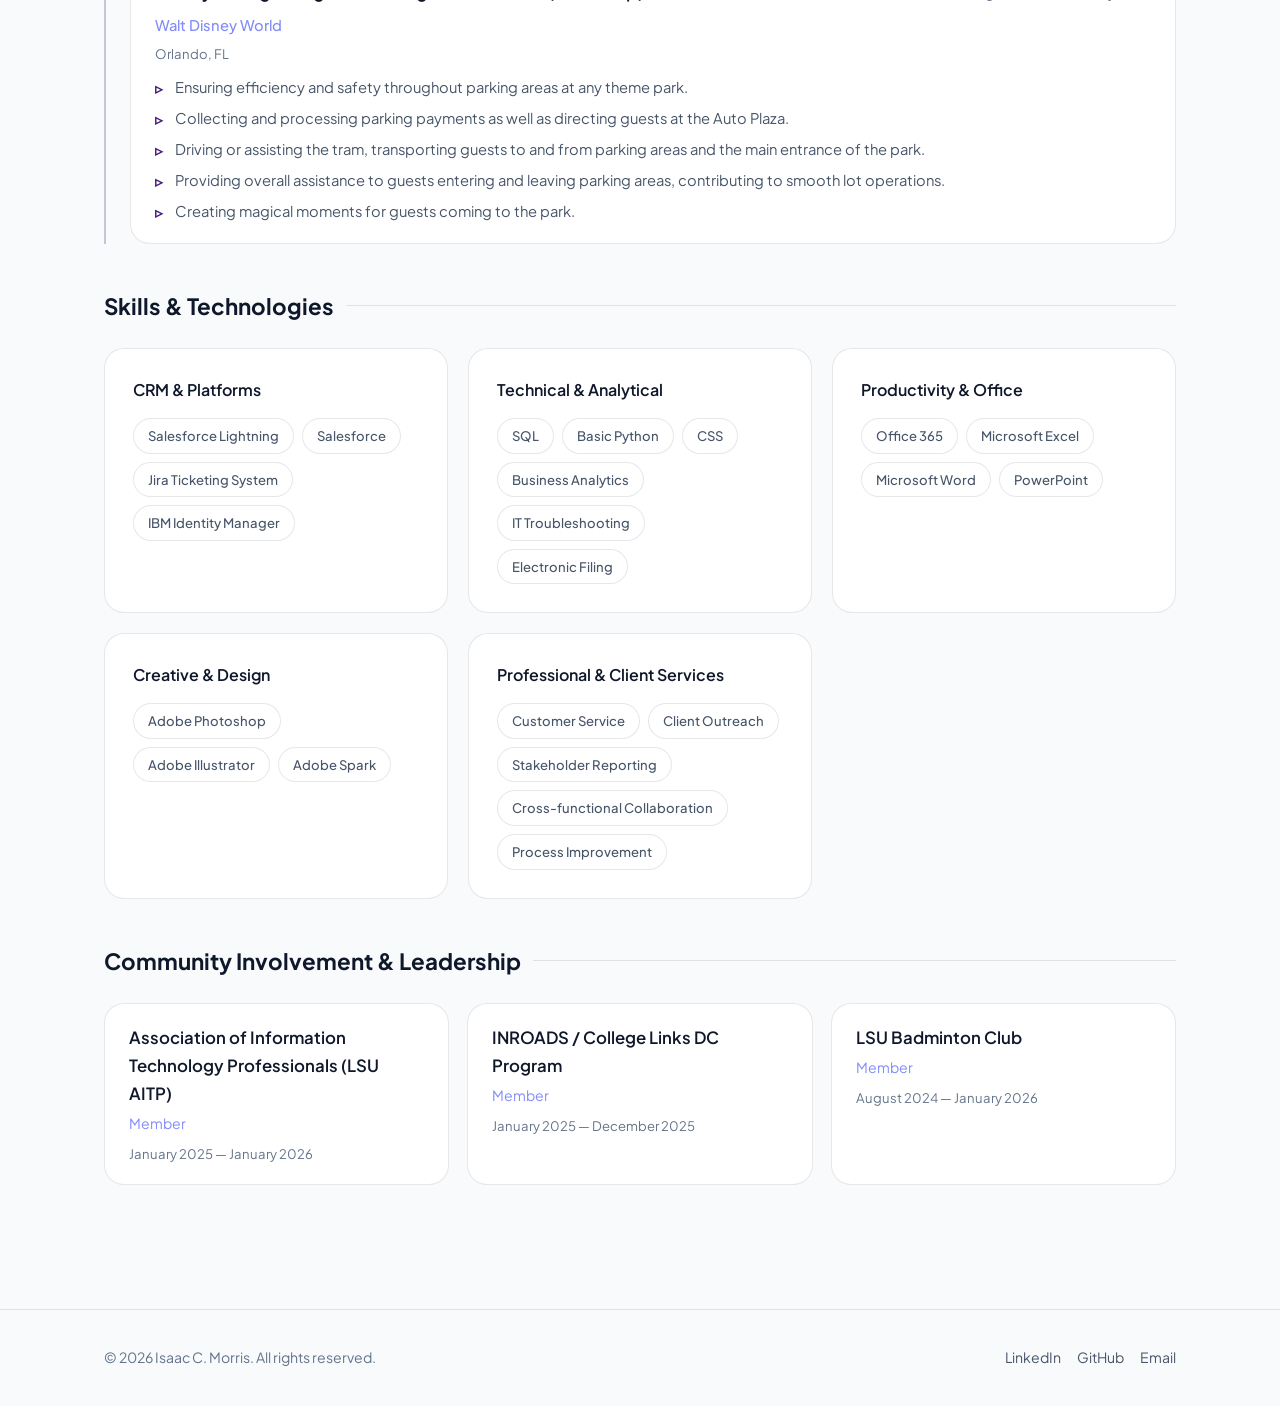
<file: resume.html>
<!DOCTYPE html>
<html lang="en">

<head>
  <meta charset="UTF-8">
  <meta name="viewport" content="width=device-width, initial-scale=1.0">
  <title>Isaac C. Morris | Resume</title>
  <meta name="description"
    content="Resume and professional background of Isaac C. Morris - Education at LSU, experience at CARFAX, LEEP Helpdesk, and Disney College Program.">
  <link rel="stylesheet" href="styles.css">
  <script src="theme.js"></script>
</head>

<body>

  <!-- Site Header Navigation -->
  <header class="site-header">
    <div class="container">
      <a href="index.html" class="brand-logo" id="brand-link">
        <div class="brand-avatar">IM</div>
        <span>Isaac Morris</span>
      </a>
      <div class="nav-wrapper">
        <nav aria-label="Main Navigation">
          <ul class="nav-links">
            <li><a href="index.html" class="nav-link" id="nav-home">Home</a></li>
            <li><a href="project.html" class="nav-link" id="nav-projects">Projects</a></li>
            <li><a href="resume.html" class="nav-link active" id="nav-resume">Resume</a></li>
          </ul>
        </nav>
        <button id="theme-toggle" class="theme-toggle-btn" aria-label="Switch to light mode"
          title="Toggle dark/light mode">
          <svg class="icon-sun" width="18" height="18" viewBox="0 0 24 24" fill="none" stroke="currentColor"
            stroke-width="2" stroke-linecap="round" stroke-linejoin="round">
            <circle cx="12" cy="12" r="5"></circle>
            <line x1="12" y1="1" x2="12" y2="3"></line>
            <line x1="12" y1="21" x2="12" y2="23"></line>
            <line x1="4.22" y1="4.22" x2="5.64" y2="5.64"></line>
            <line x1="18.36" y1="18.36" x2="19.78" y2="19.78"></line>
            <line x1="1" y1="12" x2="3" y2="12"></line>
            <line x1="21" y1="12" x2="23" y2="12"></line>
            <line x1="4.22" y1="19.78" x2="5.64" y2="18.36"></line>
            <line x1="18.36" y1="5.64" x2="19.78" y2="4.22"></line>
          </svg>
          <svg class="icon-moon" width="18" height="18" viewBox="0 0 24 24" fill="none" stroke="currentColor"
            stroke-width="2" stroke-linecap="round" stroke-linejoin="round">
            <path d="M21 12.79A9 9 0 1 1 11.21 3 7 7 0 0 0 21 12.79z"></path>
          </svg>
        </button>
      </div>
    </div>
  </header>

  <!-- Main Content -->
  <main class="main-content">
    <div class="container">

      <!-- Resume Page Header -->
      <div class="resume-header">
        <div>
          <div class="badge">Professional Background</div>
          <h1 class="page-title">Isaac C. <span class="gradient-text">Morris</span></h1>
          <p class="lead-text">
            Information Systems &amp; Analytics undergraduate at Louisiana State University with hands-on experience in
            data management, CRM operations, client outreach, IT technical support, and various cross-functional
            operations.
          </p>

          <!-- Contact Information Pills -->
          <div class="contact-pill-list">
            <div class="contact-pill">
              <svg width="15" height="15" viewBox="0 0 24 24" fill="none" stroke="currentColor" stroke-width="2"
                stroke-linecap="round" stroke-linejoin="round">
                <path d="M21 10c0 7-9 13-9 13s-9-6-9-13a9 9 0 0 1 18 0z"></path>
                <circle cx="12" cy="10" r="3"></circle>
              </svg>
              <span>Washington, DC 20011</span>
            </div>

            <div class="contact-pill">
              <svg width="15" height="15" viewBox="0 0 24 24" fill="none" stroke="currentColor" stroke-width="2"
                stroke-linecap="round" stroke-linejoin="round">
                <path
                  d="M22 16.92v3a2 2 0 0 1-2.18 2 19.79 19.79 0 0 1-8.63-3.07 19.5 19.5 0 0 1-6-6 19.79 19.79 0 0 1-3.07-8.67A2 2 0 0 1 4.11 2h3a2 2 0 0 1 2 1.72 12.84 12.84 0 0 0 .7 2.81 2 2 0 0 1-.45 2.11L8.09 9.91a16 16 0 0 0 6 6l1.27-1.27a2 2 0 0 1 2.11-.45 12.84 12.84 0 0 0 2.81.7A2 2 0 0 1 22 16.92z">
                </path>
              </svg>
              <a href="tel:2406716029">(240) 671-6029</a>
            </div>

            <div class="contact-pill">
              <svg width="15" height="15" viewBox="0 0 24 24" fill="none" stroke="currentColor" stroke-width="2"
                stroke-linecap="round" stroke-linejoin="round">
                <path d="M4 4h16c1.1 0 2 .9 2 2v12c0 1.1-.9 2-2 2H4c-1.1 0-2-.9-2-2V6c0-1.1.9-2 2-2z"></path>
                <polyline points="22,6 12,13 2,6"></polyline>
              </svg>
              <a href="mailto:isaacmorris2004@gmail.com">isaacmorris2004@gmail.com</a>
            </div>

            <div class="contact-pill">
              <svg width="15" height="15" viewBox="0 0 24 24" fill="none" stroke="currentColor" stroke-width="2"
                stroke-linecap="round" stroke-linejoin="round">
                <path d="M16 8a6 6 0 0 1 6 6v7h-4v-7a2 2 0 0 0-2-2 2 2 0 0 0-2 2v7h-4v-7a6 6 0 0 1 6-6z"></path>
                <rect x="2" y="9" width="4" height="12"></rect>
                <circle cx="4" cy="4" r="2"></circle>
              </svg>
              <a href="https://www.linkedin.com/in/isaac-morris-839309318" target="_blank"
                rel="noopener noreferrer">LinkedIn Profile</a>
            </div>
          </div>
        </div>

        <div class="btn-group">
          <a href="Isaac_Morris_Resume.pdf" target="_blank" class="btn btn-primary" id="btn-view-pdf">
            <svg width="18" height="18" viewBox="0 0 24 24" fill="none" stroke="currentColor" stroke-width="2"
              stroke-linecap="round" stroke-linejoin="round">
              <path d="M14 2H6a2 2 0 0 0-2 2v16a2 2 0 0 0 2 2h12a2 2 0 0 0 2-2V8z"></path>
              <polyline points="14 2 14 8 20 8"></polyline>
              <line x1="16" y1="13" x2="8" y2="13"></line>
              <line x1="16" y1="17" x2="8" y2="17"></line>
              <polyline points="10 9 9 9 8 9"></polyline>
            </svg>
            Open Original PDF
          </a>
          <a href="Isaac_Morris_Resume.pdf" download="Isaac_Morris_Resume.pdf" class="btn btn-secondary"
            id="btn-download-pdf">
            <svg width="18" height="18" viewBox="0 0 24 24" fill="none" stroke="currentColor" stroke-width="2"
              stroke-linecap="round" stroke-linejoin="round">
              <path d="M21 15v4a2 2 0 0 1-2 2H5a2 2 0 0 1-2-2v-4"></path>
              <polyline points="7 10 12 15 17 10"></polyline>
              <line x1="12" y1="15" x2="12" y2="3"></line>
            </svg>
            Download PDF
          </a>
        </div>
      </div>

      <!-- Education Section -->
      <section class="resume-section" id="education">
        <h2 class="section-heading">Education</h2>
        <div class="timeline">
          <article class="timeline-item">
            <div class="card timeline-card">
              <div class="timeline-header">
                <h3 class="role-title">B.S. Information Systems and Analytics (ISA)</h3>
                <span class="role-period">Expected December 2026</span>
              </div>
              <div class="company-name">Louisiana State University (LSU) &mdash; Baton Rouge, LA</div>
              <p class="timeline-desc" style="margin-bottom: 12px;">
                <strong>GPA:</strong> 3.55 / 4.0
              </p>
              <div class="timeline-desc">
                <strong style="color: var(--text-primary); font-size: 0.88rem;">Related Coursework:</strong>
                <div class="tag-list" style="margin-top: 8px;">
                  <span class="tag">Designs IS Solutions</span>
                  <span class="tag">Business Analytics</span>
                  <span class="tag">Cyber Risk Management</span>
                  <span class="tag">Management of IS Projects</span>
                </div>
              </div>
            </div>
          </article>
        </div>
      </section>

      <!-- Experience Section -->
      <section class="resume-section" id="experience">
        <h2 class="section-heading">Work Experience</h2>
        <div class="timeline">

          <!-- Experience 1: CARFAX -->
          <article class="timeline-item">
            <div class="card timeline-card">
              <div class="timeline-header">
                <h3 class="role-title">Operations Intern (Internship)</h3>
                <span class="role-period">May 2026 &mdash; August 2026</span>
              </div>
              <div class="company-name">CARFAX</div>
              <div class="timeline-location">Centreville, VA</div>
              <ul class="timeline-list">
                <li>Conducted phone and email outreach to agency partners to gather client insights and identify
                  challenges.</li>
                <li>Used Salesforce and Jira to track client interactions, update accounts, and improve data flow.</li>
                <li>Analyzed trends across states and regions to identify customer patterns and improve data management.
                </li>
                <li>Collaborated with Onboarding, Brand, Retention, Sales, and Product teams to improve workflows and
                  customer support.</li>
                <li>Analyzed client feedback and data to identify process improvements and opportunities to better
                  support agencies.</li>
                <li>Provided regular stakeholder updates on outreach progress, trends, and key findings.</li>
              </ul>
            </div>
          </article>

          <!-- Experience 2: Law Enforcement Online -->
          <article class="timeline-item">
            <div class="card timeline-card">
              <div class="timeline-header">
                <h3 class="role-title">Technical Support Operator - LEEP Helpdesk (Contractor)</h3>
                <span class="role-period">October 2024 &mdash; March 2026</span>
              </div>
              <div class="company-name">Law Enforcement Online</div>
              <div class="timeline-location">Baton Rouge, Louisiana</div>
              <ul class="timeline-list">
                <li>Diagnose and resolve technical issues by guiding customers through troubleshooting steps to assure
                  swift resolution.</li>
                <li>Document technical knowledge in form of support tickets, manuals, and troubleshooting guides for
                  future reference.</li>
                <li>Assisted users with setting up new accounts and gaining access to services within the LEEP portal.
                </li>
                <li>Delivered IT support for law enforcement security systems and platforms, maintaining system
                  integrity and user accessibility.</li>
              </ul>
            </div>
          </article>

          <!-- Experience 3: Walt Disney World -->
          <article class="timeline-item">
            <div class="card timeline-card">
              <div class="timeline-header">
                <h3 class="role-title">Disney College Program: Parking Cast Member (Internship)</h3>
                <span class="role-period">August 2025 &mdash; January 2026</span>
              </div>
              <div class="company-name">Walt Disney World</div>
              <div class="timeline-location">Orlando, FL</div>
              <ul class="timeline-list">
                <li>Ensuring efficiency and safety throughout parking areas at any theme park.</li>
                <li>Collecting and processing parking payments as well as directing guests at the Auto Plaza.</li>
                <li>Driving or assisting the tram, transporting guests to and from parking areas and the main entrance
                  of the park.</li>
                <li>Providing overall assistance to guests entering and leaving parking areas, contributing to smooth
                  lot operations.</li>
                <li>Creating magical moments for guests coming to the park.</li>
              </ul>
            </div>
          </article>

        </div>
      </section>

      <!-- Skills Section -->
      <section class="resume-section" id="skills">
        <h2 class="section-heading">Skills &amp; Technologies</h2>
        <div class="skills-grid">

          <div class="card">
            <h3 class="skill-category-title">CRM &amp; Platforms</h3>
            <div class="tag-list">
              <span class="tag">Salesforce Lightning</span>
              <span class="tag">Salesforce</span>
              <span class="tag">Jira Ticketing System</span>
              <span class="tag">IBM Identity Manager</span>
            </div>
          </div>

          <div class="card">
            <h3 class="skill-category-title">Technical &amp; Analytical</h3>
            <div class="tag-list">
              <span class="tag">SQL</span>
              <span class="tag">Basic Python</span>
              <span class="tag">CSS</span>
              <span class="tag">Business Analytics</span>
              <span class="tag">IT Troubleshooting</span>
              <span class="tag">Electronic Filing</span>
            </div>
          </div>

          <div class="card">
            <h3 class="skill-category-title">Productivity &amp; Office</h3>
            <div class="tag-list">
              <span class="tag">Office 365</span>
              <span class="tag">Microsoft Excel</span>
              <span class="tag">Microsoft Word</span>
              <span class="tag">PowerPoint</span>
            </div>
          </div>

          <div class="card">
            <h3 class="skill-category-title">Creative &amp; Design</h3>
            <div class="tag-list">
              <span class="tag">Adobe Photoshop</span>
              <span class="tag">Adobe Illustrator</span>
              <span class="tag">Adobe Spark</span>
            </div>
          </div>

          <div class="card">
            <h3 class="skill-category-title">Professional &amp; Client Services</h3>
            <div class="tag-list">
              <span class="tag">Customer Service</span>
              <span class="tag">Client Outreach</span>
              <span class="tag">Stakeholder Reporting</span>
              <span class="tag">Cross-functional Collaboration</span>
              <span class="tag">Process Improvement</span>
            </div>
          </div>

        </div>
      </section>

      <!-- Community Involvement Section -->
      <section class="resume-section" id="community">
        <h2 class="section-heading">Community Involvement &amp; Leadership</h2>
        <div class="community-grid">

          <div class="card community-card">
            <h3 class="community-title">Association of Information Technology Professionals (LSU AITP)</h3>
            <div class="community-role">Member</div>
            <div class="community-period">January 2025 &mdash; January 2026</div>
          </div>

          <div class="card community-card">
            <h3 class="community-title">INROADS / College Links DC Program</h3>
            <div class="community-role">Member</div>
            <div class="community-period">January 2025 &mdash; December 2025</div>
          </div>

          <div class="card community-card">
            <h3 class="community-title">LSU Badminton Club</h3>
            <div class="community-role">Member</div>
            <div class="community-period">August 2024 &mdash; January 2026</div>
          </div>

        </div>
      </section>

    </div>
  </main>

  <!-- Site Footer -->
  <footer class="site-footer">
    <div class="container footer-content">
      <p class="footer-text">&copy; 2026 Isaac C. Morris. All rights reserved.</p>
      <div class="footer-socials">
        <a href="https://www.linkedin.com/in/isaac-morris-839309318" target="_blank" rel="noopener noreferrer"
          class="social-link">LinkedIn</a>
        <a href="https://github.com/IM1904" target="_blank" rel="noopener noreferrer" class="social-link">GitHub</a>
        <a href="mailto:isaacmorris2004@gmail.com" class="social-link">Email</a>
      </div>
    </div>
  </footer>

</body>

</html>
</file>
<file: styles.css>
/* ==========================================================================
   Design System & Core Variables
   ========================================================================== */
@import url('https://fonts.googleapis.com/css2?family=Plus+Jakarta+Sans:wght@300;400;500;600;700;800&display=swap');

:root,
[data-theme="dark"] {
  /* Color Palette - Dark Mode (Default) */
  --bg-primary: #090d16;
  --bg-secondary: #0f172a;
  --bg-card: rgba(18, 26, 46, 0.75);
  --bg-card-hover: rgba(28, 39, 68, 0.85);
  --bg-glass: rgba(255, 255, 255, 0.05);

  --border-subtle: rgba(255, 255, 255, 0.08);
  --border-focus: rgba(70, 29, 124, 0.5);

  --accent-primary: #FDD023;
  --accent-secondary: #461D7C;
  --accent-glow: rgba(253, 208, 35, 0.25);
  --accent-gradient: var(--accent-primary);
  --accent-gradient-subtle: linear-gradient(135deg, rgba(70, 29, 124, 0.15), rgba(253, 208, 35, 0.15));

  --text-primary: #f8fafc;
  --text-secondary: #94a3b8;
  --text-muted: #64748b;

  --header-bg: rgba(9, 13, 22, 0.82);
  --card-shadow: 0 16px 36px rgba(0, 0, 0, 0.35);
  --profile-card-bg: linear-gradient(180deg, rgba(28, 38, 64, 0.6) 0%, rgba(13, 19, 36, 0.9) 100%);
  --glow-opacity: 0.35;
  color-scheme: dark;

  /* Typography */
  --font-main: 'Plus Jakarta Sans', -apple-system, BlinkMacSystemFont, 'Segoe UI', Roboto, sans-serif;

  /* Spacing */
  --container-width: 1120px;
  --radius-sm: 8px;
  --radius-md: 14px;
  --radius-lg: 20px;
  --radius-full: 9999px;

  /* Transitions */
  --transition-fast: 0.2s cubic-bezier(0.16, 1, 0.3, 1);
  --transition-normal: 0.3s cubic-bezier(0.16, 1, 0.3, 1);
}

[data-theme="light"] {
  /* Color Palette - Light Mode */
  --bg-primary: #f8fafc;
  --bg-secondary: #f1f5f9;
  --bg-card: rgba(255, 255, 255, 0.9);
  --bg-card-hover: #ffffff;
  --bg-glass: rgba(0, 0, 0, 0.04);

  --border-subtle: rgba(15, 23, 42, 0.1);
  --border-focus: rgba(70, 29, 124, 0.6);

  --accent-primary: #461D7C;
  --accent-secondary: #FDD023;
  --accent-glow: rgba(70, 29, 124, 0.2);
  --accent-gradient: var(--accent-primary);
  --accent-gradient-subtle: linear-gradient(135deg, rgba(70, 29, 124, 0.08), rgba(253, 208, 35, 0.08));

  --text-primary: #0f172a;
  --text-secondary: #475569;
  --text-muted: #64748b;

  --header-bg: rgba(248, 250, 252, 0.85);
  --card-shadow: 0 12px 30px rgba(0, 0, 0, 0.06);
  --profile-card-bg: linear-gradient(180deg, #ffffff 0%, #f1f5f9 100%);
  --glow-opacity: 0.12;
  color-scheme: light;
}

/* ==========================================================================
   Global Reset & Base
   ========================================================================== */
*,
*::before,
*::after {
  box-sizing: border-box;
  margin: 0;
  padding: 0;
}

html {
  scroll-behavior: smooth;
  color-scheme: dark;
}

body {
  font-family: var(--font-main);
  background-color: var(--bg-primary);
  color: var(--text-primary);
  line-height: 1.65;
  min-height: 100vh;
  display: flex;
  flex-direction: column;
  position: relative;
  overflow-x: hidden;
  -webkit-font-smoothing: antialiased;
}

/* Background Ambient Glows */
body::before,
body::after {
  content: '';
  position: fixed;
  width: 500px;
  height: 500px;
  border-radius: 50%;
  pointer-events: none;
  z-index: -1;
  filter: blur(140px);
  opacity: var(--glow-opacity);
  transition: opacity var(--transition-normal);
}

body::before {
  top: -150px;
  left: 10%;
  background: radial-gradient(circle, var(--accent-primary), transparent 70%);
}

body::after {
  top: 30%;
  right: -100px;
  background: radial-gradient(circle, var(--accent-secondary), transparent 70%);
}

a {
  color: inherit;
  text-decoration: none;
  transition: color var(--transition-fast);
}

a:hover {
  color: var(--accent-secondary);
}

img {
  max-width: 100%;
  display: block;
}

/* ==========================================================================
   Layout Containers
   ========================================================================== */
.container {
  width: 100%;
  max-width: var(--container-width);
  margin-left: auto;
  margin-right: auto;
  padding-left: 24px;
  padding-right: 24px;
}

.main-content {
  flex: 1;
  padding-top: 100px;
  padding-bottom: 80px;
}

/* ==========================================================================
   Header & Navigation
   ========================================================================== */
.site-header {
  position: fixed;
  top: 0;
  left: 0;
  right: 0;
  height: 72px;
  backdrop-filter: blur(16px);
  -webkit-backdrop-filter: blur(16px);
  background: var(--header-bg);
  border-bottom: 1px solid var(--border-subtle);
  z-index: 1000;
  display: flex;
  align-items: center;
  transition: background-color var(--transition-normal), border-color var(--transition-normal);
}

.site-header .container {
  display: flex;
  justify-content: space-between;
  align-items: center;
}

.nav-wrapper {
  display: flex;
  align-items: center;
  gap: 12px;
}

.theme-toggle-btn {
  width: 38px;
  height: 38px;
  border-radius: var(--radius-full);
  background: var(--bg-glass);
  border: 1px solid var(--border-subtle);
  color: var(--text-primary);
  display: inline-flex;
  align-items: center;
  justify-content: center;
  cursor: pointer;
  padding: 0;
  transition: all var(--transition-fast);
  outline: none;
  flex-shrink: 0;
}

.theme-toggle-btn:hover {
  background: var(--bg-card-hover);
  border-color: var(--accent-primary);
  transform: scale(1.06);
  box-shadow: 0 0 12px var(--accent-glow);
}

.theme-toggle-btn svg {
  transition: transform var(--transition-fast);
}

.theme-toggle-btn:active svg {
  transform: rotate(35deg);
}

/* Light / Dark icon display */
[data-theme="dark"] .icon-sun {
  display: block;
}

[data-theme="dark"] .icon-moon {
  display: none;
}

[data-theme="light"] .icon-sun {
  display: none;
}

[data-theme="light"] .icon-moon {
  display: block;
}

.brand-logo {
  font-weight: 800;
  font-size: 1.25rem;
  letter-spacing: -0.02em;
  display: flex;
  align-items: center;
  gap: 10px;
}

.brand-logo span {
  background: var(--accent-gradient);
  -webkit-background-clip: text;
  background-clip: text;
  -webkit-text-fill-color: transparent;
}

.brand-avatar {
  width: 34px;
  height: 34px;
  border-radius: var(--radius-full);
  background: var(--accent-gradient);
  display: flex;
  align-items: center;
  justify-content: center;
  font-weight: 700;
  font-size: 0.9rem;
  color: #fff;
  box-shadow: 0 0 16px var(--accent-glow);
}

.nav-links {
  display: flex;
  list-style: none;
  gap: 8px;
  align-items: center;
}

.nav-link {
  padding: 8px 18px;
  font-size: 0.92rem;
  font-weight: 500;
  color: var(--text-secondary);
  border-radius: var(--radius-full);
  transition: all var(--transition-fast);
}

.nav-link:hover {
  color: var(--accent-secondary);
  background: var(--bg-glass);
}

.nav-link.active {
  color: #fff;
  background: rgba(70, 29, 124, 0.16);
  border: 1px solid rgba(70, 29, 124, 0.35);
}

/* ==========================================================================
   Typography & Common Elements
   ========================================================================== */
.badge {
  display: inline-flex;
  align-items: center;
  gap: 6px;
  padding: 6px 14px;
  font-size: 0.8rem;
  font-weight: 600;
  text-transform: uppercase;
  letter-spacing: 0.06em;
  color: #a5b4fc;
  background: rgba(70, 29, 124, 0.12);
  border: 1px solid rgba(70, 29, 124, 0.3);
  border-radius: var(--radius-full);
  margin-bottom: 20px;
}

.badge-dot {
  width: 8px;
  height: 8px;
  border-radius: 50%;
  background-color: #10b981;
  box-shadow: 0 0 10px #10b981;
}

.page-title {
  font-size: clamp(2.2rem, 5vw, 3.5rem);
  font-weight: 800;
  letter-spacing: -0.03em;
  line-height: 1.15;
  margin-bottom: 16px;
}

.gradient-text {
  background: var(--accent-gradient);
  -webkit-background-clip: text;
  background-clip: text;
  -webkit-text-fill-color: transparent;
}

.lead-text {
  font-size: clamp(1.05rem, 2vw, 1.25rem);
  color: var(--text-secondary);
  max-width: 640px;
  margin-bottom: 32px;
}

/* Buttons */
.btn-group {
  display: flex;
  gap: 14px;
  flex-wrap: wrap;
}

.btn {
  display: inline-flex;
  align-items: center;
  justify-content: center;
  gap: 10px;
  padding: 12px 26px;
  font-size: 0.95rem;
  font-weight: 600;
  border-radius: var(--radius-full);
  cursor: pointer;
  transition: all var(--transition-normal);
  border: 1px solid transparent;
}

.btn-primary {
  background: var(--accent-gradient);
  color: var(--bg-primary);
  box-shadow: 0 4px 20px var(--accent-glow);
}

.btn-primary:hover {
  transform: translateY(-2px);
  background: var(--accent-secondary);
  color: var(--bg-primary);
  box-shadow: 0 6px 25px rgba(253, 208, 35, 0.4);
}

.btn-secondary {
  background: rgba(255, 255, 255, 0.05);
  color: var(--text-primary);
  border-color: var(--border-subtle);
}

.btn-secondary:hover {
  background: rgba(255, 255, 255, 0.1);
  border-color: rgba(255, 255, 255, 0.2);
  transform: translateY(-2px);
}

/* Cards */
.card {
  background: var(--bg-card);
  backdrop-filter: blur(14px);
  -webkit-backdrop-filter: blur(14px);
  border: 1px solid var(--border-subtle);
  border-radius: var(--radius-lg);
  padding: 28px;
  transition: all var(--transition-normal);
}

.card:hover {
  border-color: rgba(70, 29, 124, 0.35);
  transform: translateY(-4px);
  box-shadow: 0 16px 36px rgba(0, 0, 0, 0.3);
}

/* ==========================================================================
   Hero Section (index.html)
   ========================================================================== */
.hero-section {
  padding: 40px 0 60px;
}

.hero-grid {
  display: grid;
  grid-template-columns: 1.2fr 0.8fr;
  gap: 48px;
  align-items: center;
}

.hero-card-preview {
  position: relative;
}

.profile-card {
  background: var(--profile-card-bg);
  border: 1px solid var(--border-subtle);
  border-radius: var(--radius-lg);
  padding: 32px;
  text-align: center;
  box-shadow: var(--card-shadow);
  position: relative;
  overflow: hidden;
  transition: background var(--transition-normal), box-shadow var(--transition-normal);
}

.profile-card::before {
  content: '';
  position: absolute;
  top: 0;
  left: 0;
  right: 0;
  height: 4px;
  background: var(--accent-gradient);
}

.profile-avatar-large {
  width: 96px;
  height: 96px;
  margin: 0 auto 20px;
  border-radius: var(--radius-full);
  background: var(--accent-gradient);
  display: flex;
  align-items: center;
  justify-content: center;
  font-size: 2.2rem;
  font-weight: 800;
  box-shadow: 0 0 30px var(--accent-glow);
}

.profile-name {
  font-size: 1.4rem;
  font-weight: 700;
  margin-bottom: 6px;
}

.profile-role {
  color: var(--text-secondary);
  font-size: 0.92rem;
  margin-bottom: 24px;
}

.stats-grid {
  display: grid;
  grid-template-columns: repeat(3, 1fr);
  gap: 12px;
  padding-top: 20px;
  border-top: 1px solid var(--border-subtle);
}

.stat-item h4 {
  font-size: 1.3rem;
  font-weight: 700;
  color: var(--text-primary);
}

.stat-item p {
  font-size: 0.78rem;
  color: var(--text-muted);
}

/* Feature Highlights */
.features-section {
  margin-top: 60px;
}

.features-grid {
  display: grid;
  grid-template-columns: repeat(auto-fit, minmax(280px, 1fr));
  gap: 24px;
}

.features-grid .card {
  background: var(--accent-primary);
  border-color: var(--accent-primary);
  color: var(--bg-primary);
}

.features-grid .card:hover {
  background: var(--accent-secondary);
  border-color: var(--accent-secondary);
}

.features-grid .card .feature-title,
.features-grid .card .feature-desc {
  color: var(--bg-primary);
}

.features-grid .card .feature-icon {
  background: var(--bg-primary);
  color: var(--accent-primary);
}

.features-grid .card:hover .feature-icon {
  color: var(--accent-secondary);
}

.feature-icon {
  width: 46px;
  height: 46px;
  border-radius: var(--radius-md);
  background: rgba(70, 29, 124, 0.15);
  display: flex;
  align-items: center;
  justify-content: center;
  font-size: 1.25rem;
  margin-bottom: 18px;
  color: #a5b4fc;
}

.feature-title {
  font-size: 1.15rem;
  font-weight: 600;
  margin-bottom: 8px;
}

.feature-desc {
  font-size: 0.92rem;
  color: var(--text-secondary);
}

/* ==========================================================================
   Resume Page (resume.html)
   ========================================================================== */
.resume-header {
  display: flex;
  justify-content: space-between;
  align-items: flex-start;
  flex-wrap: wrap;
  gap: 24px;
  margin-bottom: 48px;
}

.resume-section {
  margin-bottom: 44px;
}

.section-heading {
  font-size: 1.4rem;
  font-weight: 700;
  margin-bottom: 24px;
  display: flex;
  align-items: center;
  gap: 12px;
}

.section-heading::after {
  content: '';
  flex: 1;
  height: 1px;
  background: var(--border-subtle);
}

/* Timeline */
.timeline {
  display: flex;
  flex-direction: column;
  gap: 20px;
  position: relative;
  padding-left: 24px;
  border-left: 2px solid rgba(70, 29, 124, 0.25);
}

.timeline-item {
  position: relative;
}

.timeline-item::before {
  content: '';
  position: absolute;
  left: -31px;
  top: 8px;
  width: 12px;
  height: 12px;
  border-radius: 50%;
  background: var(--accent-primary);
  border: 3px solid var(--bg-primary);
  box-shadow: 0 0 10px var(--accent-glow);
}

.timeline-card {
  padding: 20px 24px;
}

.timeline-header {
  display: flex;
  justify-content: space-between;
  align-items: baseline;
  flex-wrap: wrap;
  gap: 8px;
  margin-bottom: 6px;
}

.role-title {
  font-size: 1.1rem;
  font-weight: 600;
}

.role-period {
  font-size: 0.85rem;
  color: var(--text-muted);
}

.company-name {
  font-size: 0.92rem;
  color: #818cf8;
  margin-bottom: 12px;
  font-weight: 500;
}

.timeline-desc {
  font-size: 0.92rem;
  color: var(--text-secondary);
}

.timeline-location {
  font-size: 0.82rem;
  color: var(--text-muted);
  margin-top: -6px;
  margin-bottom: 12px;
}

.timeline-list {
  list-style: none;
  display: flex;
  flex-direction: column;
  gap: 8px;
  margin-top: 10px;
}

.timeline-list li {
  position: relative;
  padding-left: 20px;
  font-size: 0.92rem;
  color: var(--text-secondary);
  line-height: 1.55;
}

.timeline-list li::before {
  content: '▹';
  position: absolute;
  left: 0;
  color: var(--accent-primary);
  font-weight: 700;
  font-size: 0.95rem;
}

.contact-pill-list {
  display: flex;
  flex-wrap: wrap;
  gap: 10px;
  margin-top: 16px;
}

.contact-pill {
  display: inline-flex;
  align-items: center;
  gap: 8px;
  padding: 6px 14px;
  background: var(--bg-card);
  border: 1px solid var(--border-subtle);
  border-radius: var(--radius-full);
  font-size: 0.85rem;
  color: var(--text-secondary);
}

.contact-pill svg {
  color: var(--accent-primary);
  flex-shrink: 0;
}

.contact-pill a {
  color: var(--text-primary);
  transition: color var(--transition-fast);
}

.contact-pill a:hover {
  color: #a5b4fc;
  text-decoration: underline;
}

.community-grid {
  display: grid;
  grid-template-columns: repeat(auto-fit, minmax(300px, 1fr));
  gap: 18px;
}

.community-card {
  padding: 20px 24px;
}

.community-title {
  font-size: 1.05rem;
  font-weight: 600;
  margin-bottom: 4px;
}

.community-role {
  font-size: 0.88rem;
  color: #818cf8;
  margin-bottom: 8px;
}

.community-period {
  font-size: 0.82rem;
  color: var(--text-muted);
}

/* Skills Grid */
.skills-grid {
  display: grid;
  grid-template-columns: repeat(auto-fit, minmax(260px, 1fr));
  gap: 20px;
}

.skill-category-title {
  font-size: 1rem;
  font-weight: 600;
  margin-bottom: 14px;
}

.tag-list {
  display: flex;
  flex-wrap: wrap;
  gap: 8px;
}

.tag {
  padding: 6px 14px;
  font-size: 0.82rem;
  font-weight: 500;
  color: var(--text-secondary);
  background: rgba(255, 255, 255, 0.05);
  border: 1px solid var(--border-subtle);
  border-radius: var(--radius-full);
  transition: all var(--transition-fast);
}

.tag:hover {
  color: #ffffff;
  border-color: rgba(70, 29, 124, 0.4);
  background: rgba(70, 29, 124, 0.1);
}

/* ==========================================================================
   Projects Page (project.html)
   ========================================================================== */
.projects-grid {
  display: grid;
  grid-template-columns: repeat(auto-fit, minmax(420px, 1fr));
  gap: 32px;
  margin-top: 12px;
}

.project-card {
  display: flex;
  flex-direction: column;
  overflow: hidden;
  padding: 0;
  border-radius: var(--radius-lg);
  background: var(--bg-card);
  border: 1px solid var(--border-subtle);
  transition: transform var(--transition-normal), box-shadow var(--transition-normal), border-color var(--transition-normal);
  cursor: pointer;
  position: relative;
}

.project-card:hover {
  transform: translateY(-8px);
  border-color: rgba(70, 29, 124, 0.45);
  box-shadow: 0 24px 48px rgba(0, 0, 0, 0.45), 0 0 30px rgba(70, 29, 124, 0.15);
}

[data-theme="light"] .project-card:hover {
  border-color: rgba(70, 29, 124, 0.4);
  box-shadow: 0 20px 40px rgba(70, 29, 124, 0.12), 0 4px 12px rgba(0, 0, 0, 0.05);
}

.project-thumbnail {
  width: 100%;
  height: 250px;
  background: #090d16;
  border-bottom: 1px solid var(--border-subtle);
  position: relative;
  overflow: hidden;
  display: flex;
  align-items: center;
  justify-content: center;
}

[data-theme="light"] .project-thumbnail {
  background: #f1f5f9;
}

.project-thumbnail-img {
  width: 100%;
  height: 100%;
  object-fit: cover;
  object-position: center;
  transition: transform 0.45s cubic-bezier(0.16, 1, 0.3, 1);
}

.project-card:hover .project-thumbnail-img {
  transform: scale(1.05);
}

.project-badge-floating {
  position: absolute;
  top: 16px;
  left: 16px;
  z-index: 3;
  display: inline-flex;
  align-items: center;
  gap: 6px;
  background: rgba(15, 23, 42, 0.85);
  backdrop-filter: blur(8px);
  -webkit-backdrop-filter: blur(8px);
  color: #c7d2fe;
  border: 1px solid rgba(255, 255, 255, 0.15);
  padding: 6px 14px;
  border-radius: var(--radius-full);
  font-size: 0.78rem;
  font-weight: 700;
  letter-spacing: 0.03em;
  text-transform: uppercase;
}

[data-theme="light"] .project-badge-floating {
  background: rgba(255, 255, 255, 0.92);
  color: var(--accent-primary);
  border-color: rgba(70, 29, 124, 0.2);
  box-shadow: 0 4px 12px rgba(0, 0, 0, 0.08);
}

.project-thumbnail-overlay {
  position: absolute;
  inset: 0;
  background: rgba(9, 13, 22, 0.65);
  backdrop-filter: blur(3px);
  -webkit-backdrop-filter: blur(3px);
  display: flex;
  align-items: center;
  justify-content: center;
  opacity: 0;
  transition: opacity 0.25s ease;
  z-index: 2;
}

.project-card:hover .project-thumbnail-overlay {
  opacity: 1;
}

.overlay-action-chip {
  display: inline-flex;
  align-items: center;
  gap: 8px;
  background: var(--accent-gradient);
  color: #ffffff;
  padding: 10px 22px;
  border-radius: var(--radius-full);
  font-size: 0.9rem;
  font-weight: 700;
  box-shadow: 0 8px 24px rgba(0, 0, 0, 0.4);
  transform: translateY(6px);
  transition: transform 0.25s ease;
}

.project-card:hover .overlay-action-chip {
  transform: translateY(0);
}

.project-body {
  padding: 28px;
  display: flex;
  flex-direction: column;
  flex: 1;
}

.project-header-meta {
  display: flex;
  align-items: center;
  justify-content: space-between;
  margin-bottom: 10px;
  flex-wrap: wrap;
  gap: 8px;
}

.project-category {
  font-size: 0.82rem;
  font-weight: 700;
  text-transform: uppercase;
  letter-spacing: 0.06em;
  color: var(--accent-primary);
}

.project-format-tag {
  font-size: 0.78rem;
  color: var(--text-muted);
  display: inline-flex;
  align-items: center;
  gap: 5px;
}

.project-title {
  font-size: 1.35rem;
  font-weight: 700;
  margin-bottom: 8px;
  color: var(--text-primary);
  line-height: 1.35;
}

.project-title a {
  color: inherit;
  text-decoration: none;
  transition: color var(--transition-fast);
}

a:hover {
  color: var(--accent-secondary);
}

.project-title a:hover {
  color: #a5b4fc;
}

.project-subtitle {
  font-size: 0.92rem;
  font-weight: 600;
  color: #818cf8;
  margin-bottom: 14px;
}

[data-theme="light"] .project-subtitle {
  color: #461D7C;
}

.project-desc {
  font-size: 0.94rem;
  color: var(--text-secondary);
  line-height: 1.6;
  margin-bottom: 18px;
}

.project-highlights {
  list-style: none;
  padding: 0;
  margin: 0 0 20px 0;
  display: flex;
  flex-direction: column;
  gap: 9px;
}

.project-highlight-item {
  font-size: 0.88rem;
  color: var(--text-secondary);
  line-height: 1.5;
  display: flex;
  align-items: flex-start;
  gap: 10px;
}

.project-highlight-icon {
  flex-shrink: 0;
  width: 17px;
  height: 17px;
  color: #818cf8;
  margin-top: 3px;
}

[data-theme="light"] .project-highlight-icon {
  color: var(--accent-primary);
}

.project-highlight-text strong {
  color: var(--text-primary);
  font-weight: 600;
}

.project-footer {
  display: flex;
  align-items: center;
  justify-content: space-between;
  gap: 14px;
  margin-top: auto;
  padding-top: 20px;
  border-top: 1px solid var(--border-subtle);
}

.project-footer .btn-group {
  display: flex;
  gap: 10px;
  flex-wrap: wrap;
  width: 100%;
}

.btn-sm {
  padding: 9px 20px;
  font-size: 0.88rem;
  gap: 8px;
}

/* ==========================================================================
   Site Footer
   ========================================================================== */
.site-footer {
  border-top: 1px solid var(--border-subtle);
  background: var(--header-bg);
  padding: 36px 0;
  margin-top: auto;
  transition: background-color var(--transition-normal), border-color var(--transition-normal);
}

.footer-content {
  display: flex;
  justify-content: space-between;
  align-items: center;
  flex-wrap: wrap;
  gap: 20px;
}

.footer-text {
  font-size: 0.88rem;
  color: var(--text-muted);
}

.footer-socials {
  display: flex;
  gap: 16px;
}

.social-link {
  font-size: 0.88rem;
  color: var(--text-secondary);
  transition: color var(--transition-fast);
}

.social-link:hover {
  color: var(--text-primary);
}

/* ==========================================================================
   Responsive Breakpoints
   ========================================================================== */
@media (max-width: 860px) {
  .hero-grid {
    grid-template-columns: 1fr;
    gap: 36px;
  }

  .projects-grid {
    grid-template-columns: 1fr;
    gap: 24px;
  }

  .project-thumbnail {
    height: 220px;
  }
}

@media (max-width: 640px) {
  .site-header .container {
    flex-direction: row;
  }

  .nav-links {
    gap: 4px;
  }

  .nav-link {
    padding: 6px 12px;
    font-size: 0.85rem;
  }

  .main-content {
    padding-top: 88px;
  }

  .btn-group {
    flex-direction: column;
    width: 100%;
  }

  .btn {
    width: 100%;
  }

  .footer-content {
    flex-direction: column;
    text-align: center;
  }
}
</file>
